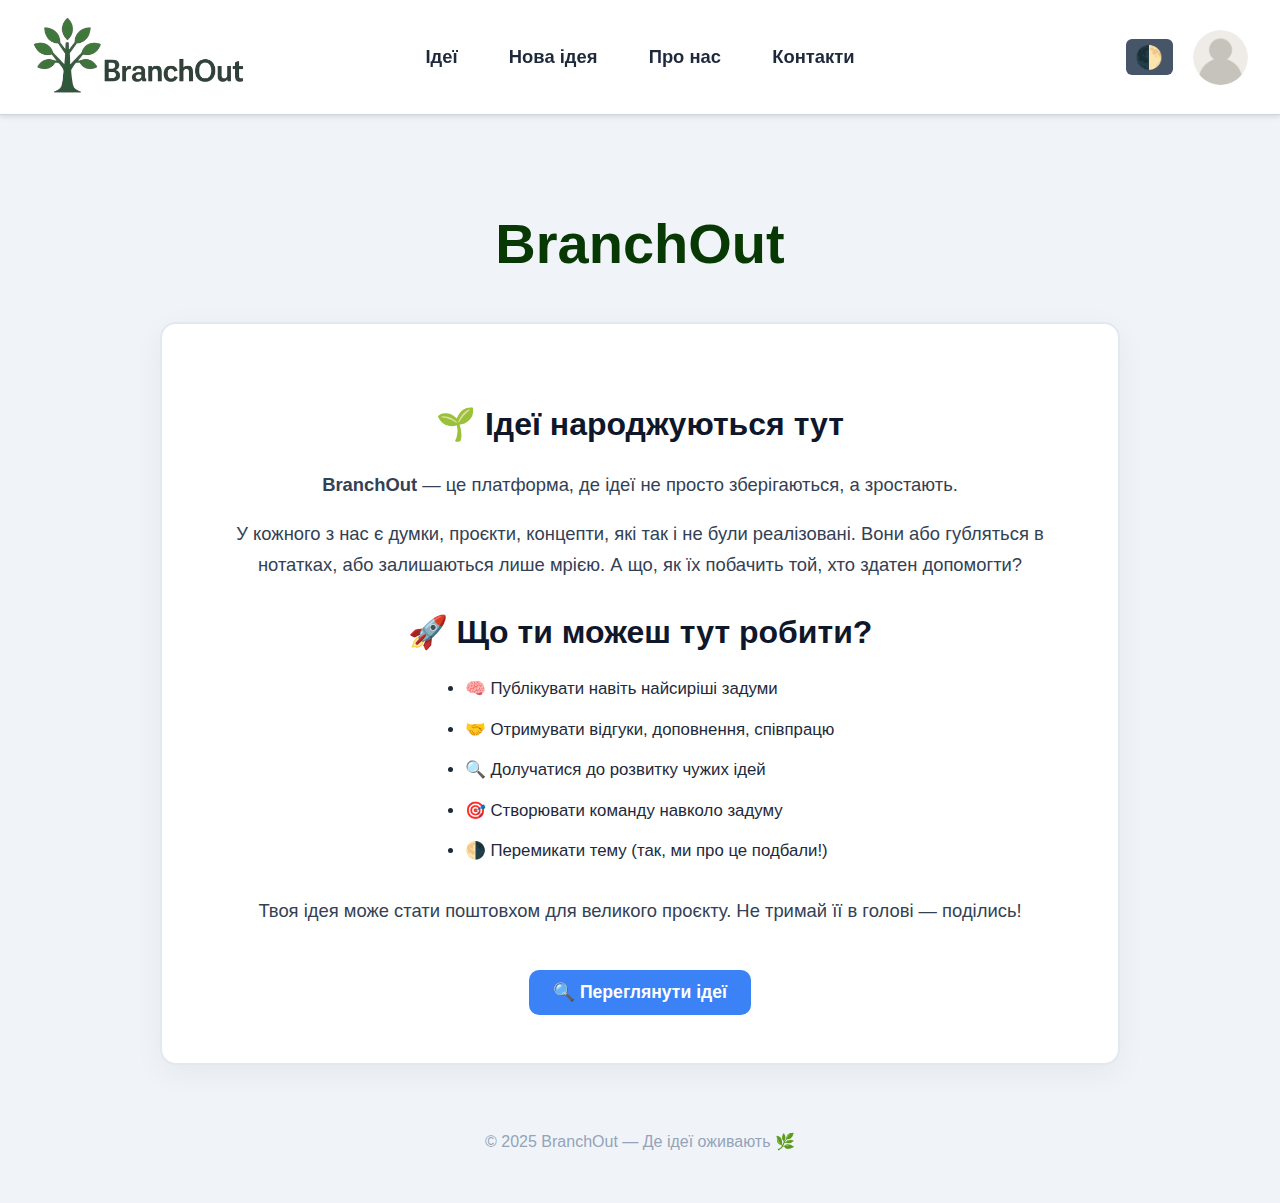
<file: index.html>
<!DOCTYPE html>
<html lang="uk">

<head>
  <meta charset="UTF-8" />
  <title>BranchOut — Зрощуй ідеї разом</title>
  <meta name="viewport" content="width=device-width, initial-scale=1.0" />
  <link rel="stylesheet" href="./header.css">
  <style>
    * {
      box-sizing: border-box;
    }

    body {
      font-family: 'Segoe UI', Tahoma, Geneva, Verdana, sans-serif;
      background: #f0f4f8;
      color: #1e293b;
      margin: 0;
      padding: 6rem 1.5rem 3rem;
      transition: background-color 0.5s ease, color 0.5s ease;
      font-size: 18px;
      line-height: 1.65;
    }

    body.dark {
      background: #0f172a;
      color: #f1f5f9;
    }

    h1 {
      font-size: 3.5rem;
      text-align: center;
      font-weight: 800;
      margin-bottom: 1rem;
      color: #083904;
    }

    body.dark h1 {
      color: #60a5fa;
    }

    .main-content {
      max-width: 960px;
      margin: 0 auto;
      padding-top: 4rem;
    }

    .about-box {
      background: #ffffff;
      border: 2px solid #e2e8f0;
      border-radius: 16px;
      padding: 3rem 2.5rem;
      margin-top: 2rem;
      box-shadow: 0 8px 30px rgba(0, 0, 0, 0.05);
      text-align: center;
      transition: all 0.4s ease;
    }

    body.dark .about-box {
      background: #1e293b;
      border-color: #334155;
    }

    .about-box h2 {
      font-size: 2rem;
      margin-bottom: 1rem;
      color: #0f172a;
    }

    body.dark .about-box h2 {
      color: #e0f2fe;
    }

    .about-box p {
      font-size: 1.15rem;
      color: #334155;
      margin-bottom: 1.2rem;
    }

    body.dark .about-box p {
      color: #cbd5e1;
    }

    .about-box ul {
      padding-left: 1.2rem;
      text-align: left;
      display: inline-block;
      margin: 0 auto;
    }

    .about-box ul li {
      margin-bottom: 0.8rem;
      font-size: 1.05rem;
      color: #1e293b;
    }

    body.dark .about-box ul li {
      color: #f1f5f9;
    }

    button {
      background-color: #3b82f6;
      color: white;
      border: none;
      padding: 0.75rem 1.5rem;
      border-radius: 10px;
      font-size: 1.1rem;
      font-weight: 600;
      cursor: pointer;
      margin-top: 1.5rem;
      transition: background-color 0.3s ease;
    }

    button:hover {
      background-color: #2563eb;
    }

    .footer {
      text-align: center;
      color: #94a3b8;
      font-size: 1rem;
      margin-top: 4rem;
    }

    body.dark .footer {
      color: #64748b;
    }
  </style>
</head>

<body>
  <header>
    <div class="logo-container">
      <div class="min-div">
        <a href="index.html"><img src="img/IMG_3148-removebg-preview.png" alt="Логотип" /></a>
      </div>
      <nav class="nav-links">
        <a href="ideas.html">Ідеї</a>
        <a href="create.html">Нова ідея</a>
        <a href="about.html">Про нас</a>
        <a href="contacts.html">Контакти</a>
      </nav>
      <div class="min-div">
        <button class="theme-toggle" onclick="toggleTheme()">🌓</button>
        <a href="./login.html" class="profile-icon" title="Профіль" aria-label="Профіль">
          <img src="img/user.png" alt="Профіль">
        </a>
      </div>
      <div class="header__mobile-nav">
        <div class="burger">
          <figure></figure>
          <figure></figure>
          <figure></figure>
        </div>
      </div>
    </div>
  </header>

  <div class="mobile-menu">
    <a href="ideas.html">Ідеї</a>
    <a href="create.html">Нова ідея</a>
    <a href="about.html">Про нас</a>
    <a href="contacts.html">Контакти</a>
    <div class="mobile-menu-controls">
      <a href="./login.html" class="profile-icon">
        <img src="img/user.png" alt="Профіль">
      </a>
    </div>
  </div>

  <div class="main-content">
    <h1>BranchOut</h1>
    <div class="about-box">
      <h2>🌱 Ідеї народжуються тут</h2>
      <p><strong>BranchOut</strong> — це платформа, де ідеї не просто зберігаються, а зростають.</p>
      <p>У кожного з нас є думки, проєкти, концепти, які так і не були реалізовані. Вони або губляться в нотатках, або залишаються лише мрією. А що, як їх побачить той, хто здатен допомогти?</p>
      
      <h2>🚀 Що ти можеш тут робити?</h2>
      <ul>
        <li>🧠 Публікувати навіть найсиріші задуми</li>
        <li>🤝 Отримувати відгуки, доповнення, співпрацю</li>
        <li>🔍 Долучатися до розвитку чужих ідей</li>
        <li>🎯 Створювати команду навколо задуму</li>
        <li>🌗 Перемикати тему (так, ми про це подбали!)</li>
      </ul>

      <p>Твоя ідея може стати поштовхом для великого проєкту. Не тримай її в голові — поділись!</p>

      <a href="ideas.html"><button>🔍 Переглянути ідеї</button></a>
    </div>
  </div>

  <div class="footer">© 2025 BranchOut — Де ідеї оживають 🌿</div>

  <script>
    function toggleTheme() {
      document.body.classList.toggle("dark");
      localStorage.setItem("theme", document.body.classList.contains("dark") ? "dark" : "light");
    }

    window.onload = () => {
      const theme = localStorage.getItem("theme");
      if (theme === "dark") document.body.classList.add("dark");
    };

    const burger = document.querySelector('.header__mobile-nav');
    const mobileMenu = document.querySelector('.mobile-menu');

    burger.addEventListener('click', () => {
      burger.classList.toggle('active');
      mobileMenu.classList.toggle('active');
    });
  </script>
</body>

</html>
</file>
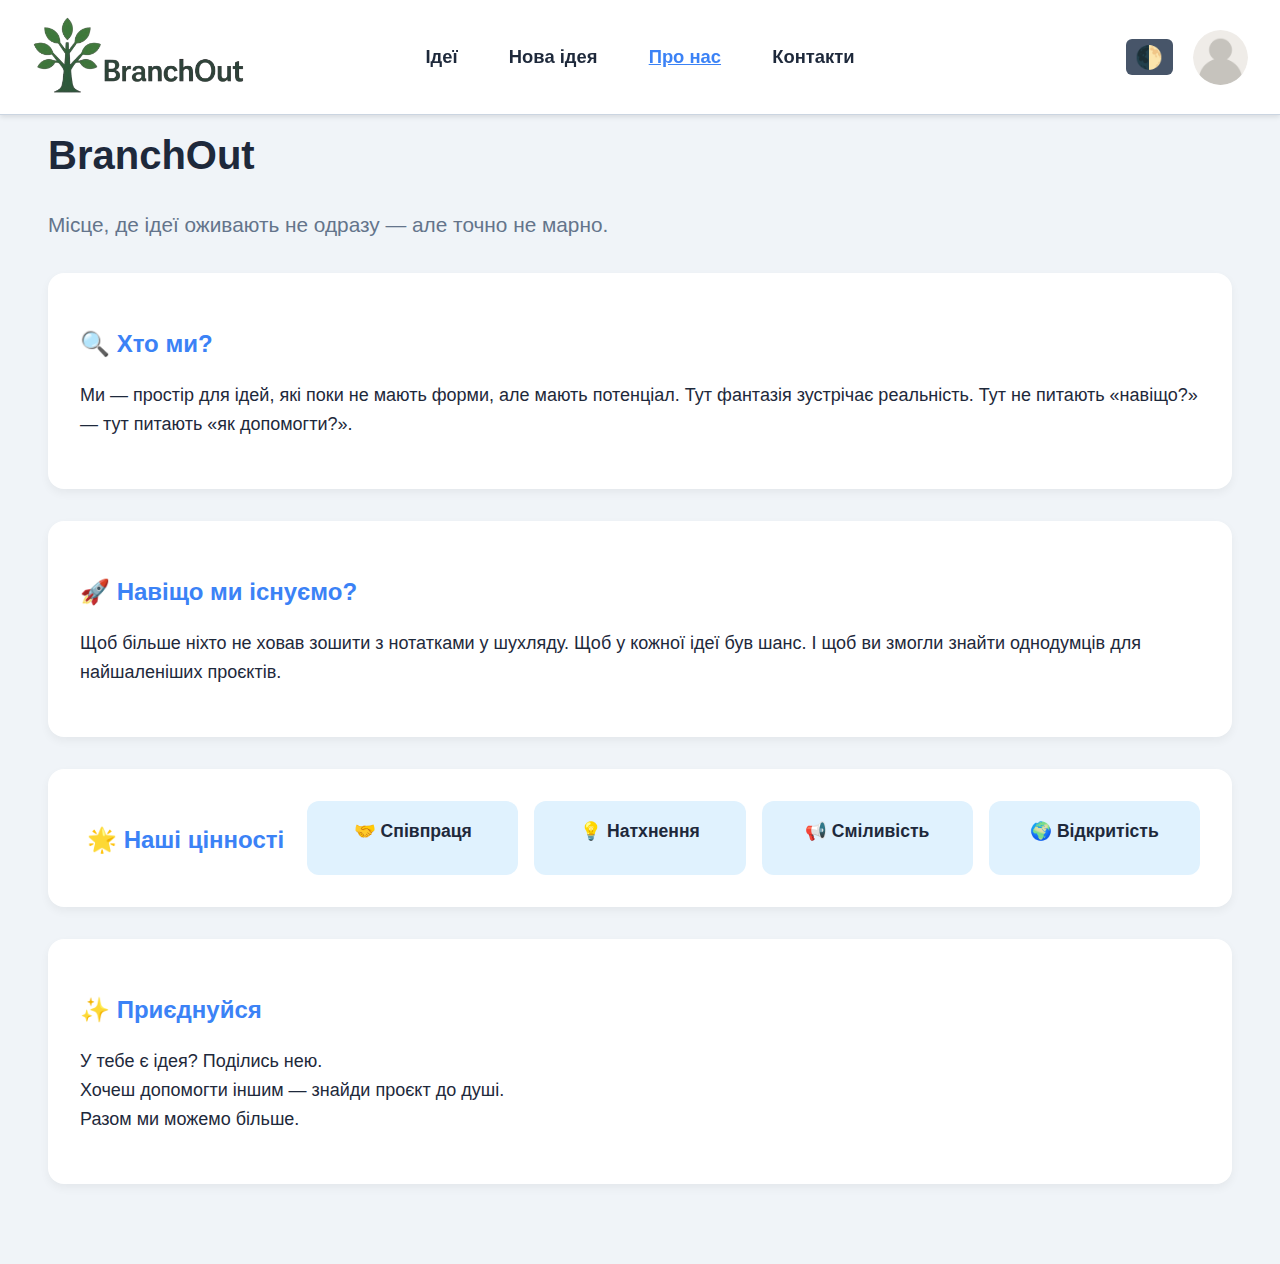
<file: about.html>
<!DOCTYPE html>
<html lang="en">

<head>
  <meta charset="UTF-8">
  <meta name="viewport" content="width=device-width, initial-scale=1.0">
  <link rel="stylesheet" href="./header.css">
  <title>Document</title>
</head>
<style>
  .about-title {
  font-size: 2.5rem;
  font-weight: 700;
  margin-bottom: 0.5rem;
}

.about-tagline {
  font-size: 1.3rem;
  color: #64748b;
  margin-bottom: 2rem;
}

.about-section {
  background-color: #ffffff;
  padding: 2rem;
  border-radius: 16px;
  margin-bottom: 2rem;
  box-shadow: 0 4px 10px rgba(0, 0, 0, 0.05);
  text-align: left;
  transition: background-color 0.5s ease, color 0.5s ease;
}

body.dark .about-section {
  background-color: #1e293b;
  color: #f1f5f9;
}

.about-section h2 {
  font-size: 1.5rem;
  margin-bottom: 1rem;
  color: #3b82f6;
}

body.dark .about-section h2 {
  color: #60a5fa;
}

.grid-values {
  display: grid;
  grid-template-columns: repeat(auto-fit, minmax(140px, 1fr));
  gap: 1rem;
  text-align: center;
}

.value-card {
  background-color: #e0f2fe;
  padding: 1rem;
  border-radius: 12px;
  font-weight: 600;
  font-size: 1.1rem;
  transition: background-color 0.3s ease;
}

.value-card:hover {
  background-color: #bae6fd;
}

body.dark .value-card {
  background-color: #334155;
}

body.dark .value-card:hover {
  background-color: #475569;
}

</style>
<body>
  <!-- Хедер -->
  <header>
    <div class="logo-container">
      <div class="min-div">
        <a href="index.html"><img src="img/IMG_3148-removebg-preview.png" alt="Логотип" /></a>
      </div>
      <nav class="nav-links">
        <a href="ideas.html">Ідеї</a>
        <a href="create.html" >Нова ідея</a>
        <a href="about.html" class="activ">Про нас</a>
        <a href="contacts.html">Контакти</a>
      </nav>
      <div class="min-div">
        <button class="theme-toggle" onclick="toggleTheme()">🌓</button>
        <a href="./login.html" class="profile-icon" title="Профіль" aria-label="Профіль">
          <img src="img/user.png" alt="">
        </a>
      </div>
    </div>
  </header>
  <main>
  <div class="main-content">
    <h1 class="about-title">BranchOut</h1>
    <p class="about-tagline">Місце, де ідеї оживають не одразу — але точно не марно.</p>

    <section class="about-section">
      <h2>🔍 Хто ми?</h2>
      <p>
        Ми — простір для ідей, які поки не мають форми, але мають потенціал. Тут фантазія зустрічає реальність. Тут не питають «навіщо?» —
        тут питають «як допомогти?».
      </p>
    </section>

    <section class="about-section">
      <h2>🚀 Навіщо ми існуємо?</h2>
      <p>
        Щоб більше ніхто не ховав зошити з нотатками у шухляду. Щоб у кожної ідеї був шанс. І щоб ви змогли знайти однодумців
        для найшаленіших проєктів.
      </p>
    </section>

    <section class="about-section grid-values">
      <h2>🌟 Наші цінності</h2>
      <div class="value-card">🤝 Співпраця</div>
      <div class="value-card">💡 Натхнення</div>
      <div class="value-card">📢 Сміливість</div>
      <div class="value-card">🌍 Відкритість</div>
    </section>

    <section class="about-section">
      <h2>✨ Приєднуйся</h2>
      <p>
        У тебе є ідея? Поділись нею.<br>
        Хочеш допомогти іншим — знайди проєкт до душі.<br>
        Разом ми можемо більше.
      </p>
    </section>
  </div>
</main>

</body>
<script>
  function toggleTheme() {
      document.body.classList.toggle("dark");
      localStorage.setItem("theme", document.body.classList.contains("dark") ? "dark" : "light");
    }


  let ideaCounter = Number(localStorage.getItem("ideaCounter")) || 3;
  function createIdea() {
    const title = document.getElementById("new-title").value.trim();
    const description = document.getElementById("new-desc").value.trim();
    if (!title || !description) return;

    const ideas = JSON.parse(localStorage.getItem("ideas") || "[]");
    ideaCounter++;
    const newIdea = { id: ideaCounter, title, description };
    ideas.push(newIdea);

    saveIdeas(ideas);
    localStorage.setItem("ideaCounter", ideaCounter.toString());

    document.getElementById("new-title").value = "";
    document.getElementById("new-desc").value = "";

  }

     function saveIdeas(ideas) {
      localStorage.setItem("ideas", JSON.stringify(ideas));
    }
         window.onload = () => {
      const theme = localStorage.getItem("theme");
      if (theme === "dark") {
        document.body.classList.add("dark");
      }
    };
</script>
</html>
</file>
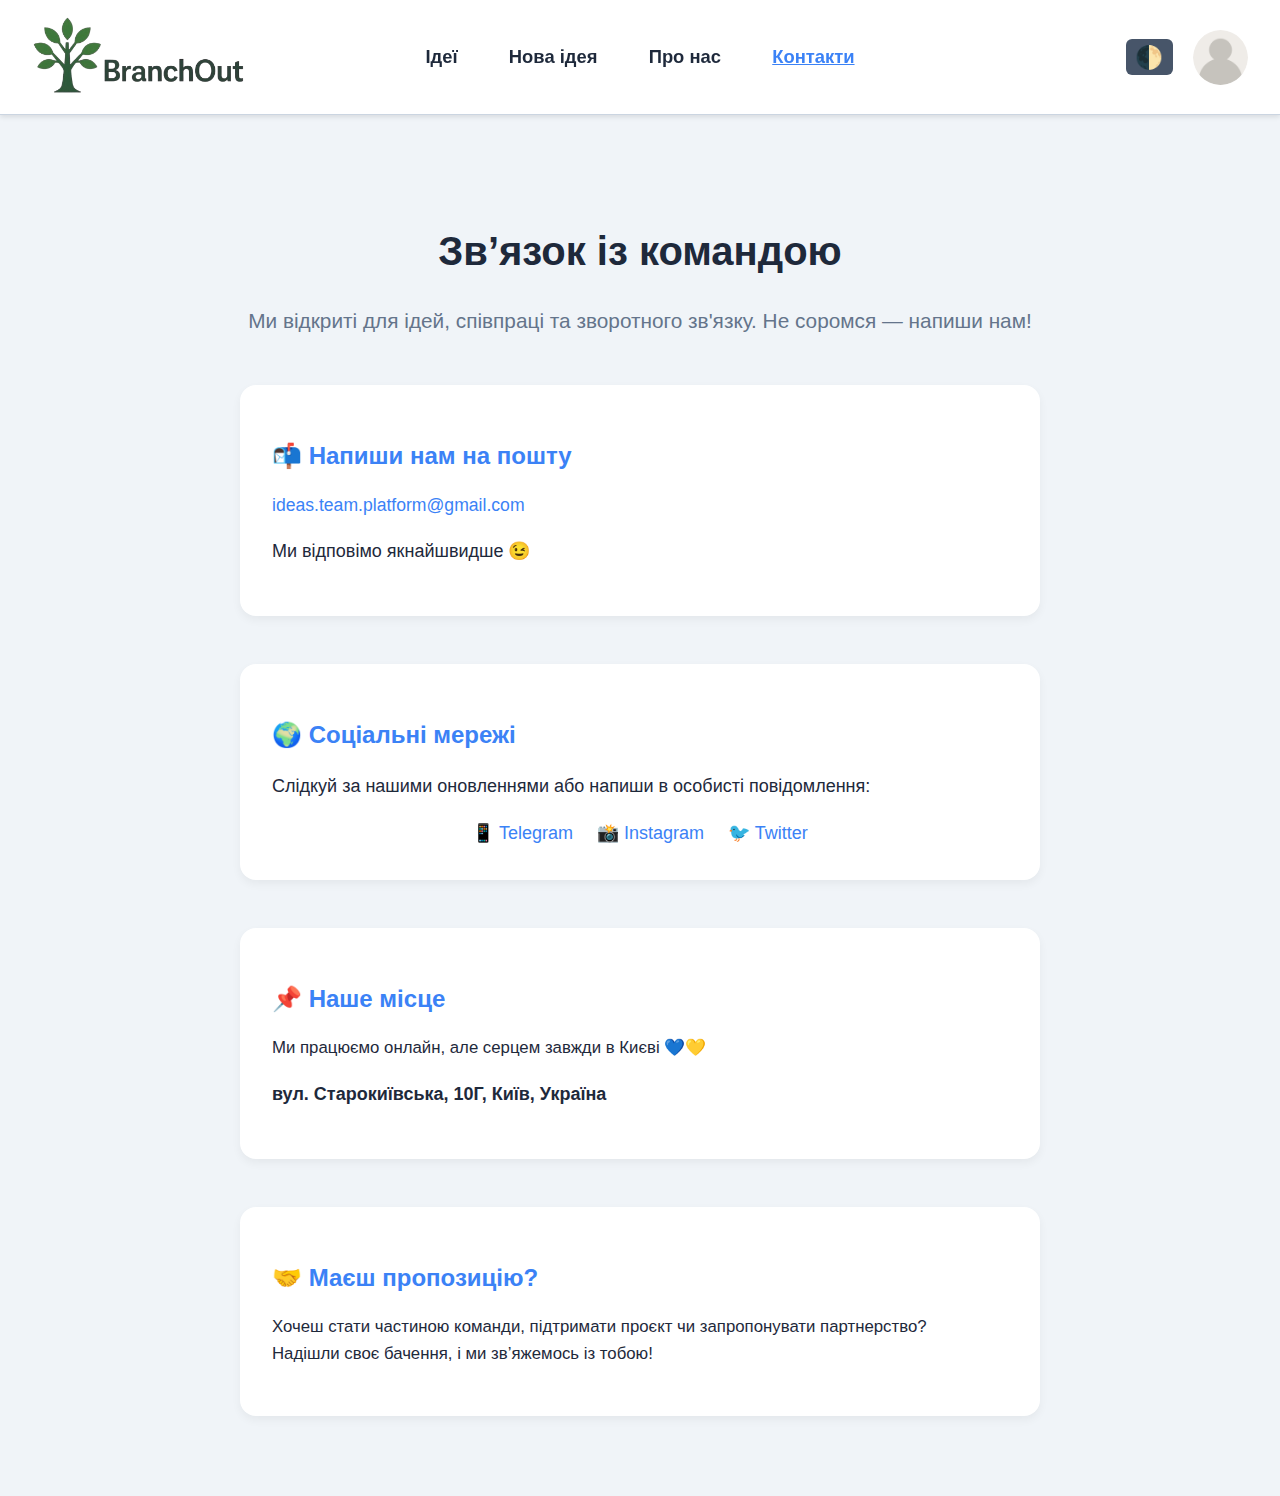
<file: contacts.html>
<!DOCTYPE html>
<html lang="en">

<head>
  <meta charset="UTF-8">
  <meta name="viewport" content="width=device-width, initial-scale=1.0">
  <link rel="stylesheet" href="./header.css">
  <title>Document</title>
</head>
<style>
  .about-title {
  font-size: 2.5rem;
  font-weight: 700;
  margin-bottom: 0.5rem;
}

.about-tagline {
  font-size: 1.3rem;
  color: #64748b;
  margin-bottom: 2rem;
}

.about-section {
  background-color: #ffffff;
  padding: 2rem;
  border-radius: 16px;
  margin-bottom: 2rem;
  box-shadow: 0 4px 10px rgba(0, 0, 0, 0.05);
  text-align: left;
  transition: background-color 0.5s ease, color 0.5s ease;
}

body.dark .about-section {
  background-color: #1e293b;
  color: #f1f5f9;
}

.about-section h2 {
  font-size: 1.5rem;
  margin-bottom: 1rem;
  color: #3b82f6;
}

body.dark .about-section h2 {
  color: #60a5fa;
}

.grid-values {
  display: grid;
  grid-template-columns: repeat(auto-fit, minmax(140px, 1fr));
  gap: 1rem;
  text-align: center;
}

.value-card {
  background-color: #e0f2fe;
  padding: 1rem;
  border-radius: 12px;
  font-weight: 600;
  font-size: 1.1rem;
  transition: background-color 0.3s ease;
}

.value-card:hover {
  background-color: #bae6fd;
}

body.dark .value-card {
  background-color: #334155;
}

body.dark .value-card:hover {
  background-color: #475569;
}

</style>
<body>
  <!-- Хедер -->
  <header>
    <div class="logo-container">
      <div class="min-div">
        <a href="index.html"><img src="img/IMG_3148-removebg-preview.png" alt="Логотип" /></a>
      </div>
      <nav class="nav-links">
        <a href="ideas.html">Ідеї</a>
        <a href="create.html" >Нова ідея</a>
        <a href="about.html">Про нас</a>
        <a href="contacts.html" class="activ">Контакти</a>
      </nav>
      <div class="min-div">
        <button class="theme-toggle" onclick="toggleTheme()">🌓</button>
        <a href="./login.html" class="profile-icon" title="Профіль" aria-label="Профіль">
          <img src="img/user.png" alt="">
        </a>
      </div>
    </div>
  </header>

  <main>
  <div class="main-content" style="max-width: 800px; margin: 0 auto; padding-top: 6rem; text-align: center;">
    <h1 class="about-title">Зв’язок із командою</h1>
    <p class="about-tagline">Ми відкриті для ідей, співпраці та зворотного зв'язку. Не соромся — напиши нам!</p>

    <section class="about-section" style="margin-top: 3rem;">
      <h2 style="font-size: 1.5rem;">📬 Напиши нам на пошту</h2>
      <p style="font-size: 1.1rem; margin-top: 0.5rem;">
        <a href="mailto:ideas.team.platform@gmail.com" style="color: #3b82f6; text-decoration: none;">
          ideas.team.platform@gmail.com
        </a>
      </p>
      <p>Ми відповімо якнайшвидше 😉</p>
    </section>

    <section class="about-section" style="margin-top: 3rem;">
      <h2 style="font-size: 1.5rem;">🌍 Соціальні мережі</h2>
      <p>Слідкуй за нашими оновленнями або напиши в особисті повідомлення:</p>
      <div style="margin-top: 1rem; display: flex; justify-content: center; gap: 1.5rem; flex-wrap: wrap;">
        <a href="#" style="color: #3b82f6; text-decoration: none;">📱 Telegram</a>
        <a href="#" style="color: #3b82f6; text-decoration: none;">📸 Instagram</a>
        <a href="#" style="color: #3b82f6; text-decoration: none;">🐦 Twitter</a>
      </div>
    </section>

    <section class="about-section" style="margin-top: 3rem;">
      <h2 style="font-size: 1.5rem;">📌 Наше місце</h2>
      <p style="font-size: 1.05rem;">Ми працюємо онлайн, але серцем завжди в Києві 💙💛</p>
      <p style="font-weight: 600;">вул. Старокиївська, 10Г, Київ, Україна</p>
    </section>

    <section class="about-section" style="margin-top: 3rem;">
      <h2 style="font-size: 1.5rem;">🤝 Маєш пропозицію?</h2>
      <p style="font-size: 1.05rem;">
        Хочеш стати частиною команди, підтримати проєкт чи запропонувати партнерство? <br />
        Надішли своє бачення, і ми зв’яжемось із тобою!
      </p>
    </section>
  </div>
</main>


</body>
<script>
  function toggleTheme() {
      document.body.classList.toggle("dark");
      localStorage.setItem("theme", document.body.classList.contains("dark") ? "dark" : "light");
    }


  let ideaCounter = Number(localStorage.getItem("ideaCounter")) || 3;
  function createIdea() {
    const title = document.getElementById("new-title").value.trim();
    const description = document.getElementById("new-desc").value.trim();
    if (!title || !description) return;

    const ideas = JSON.parse(localStorage.getItem("ideas") || "[]");
    ideaCounter++;
    const newIdea = { id: ideaCounter, title, description };
    ideas.push(newIdea);

    saveIdeas(ideas);
    localStorage.setItem("ideaCounter", ideaCounter.toString());

    document.getElementById("new-title").value = "";
    document.getElementById("new-desc").value = "";

  }

     function saveIdeas(ideas) {
      localStorage.setItem("ideas", JSON.stringify(ideas));
    }
        window.onload = () => {
      const theme = localStorage.getItem("theme");
      if (theme === "dark") {
        document.body.classList.add("dark");
      }
    };
</script>
</html>
</file>
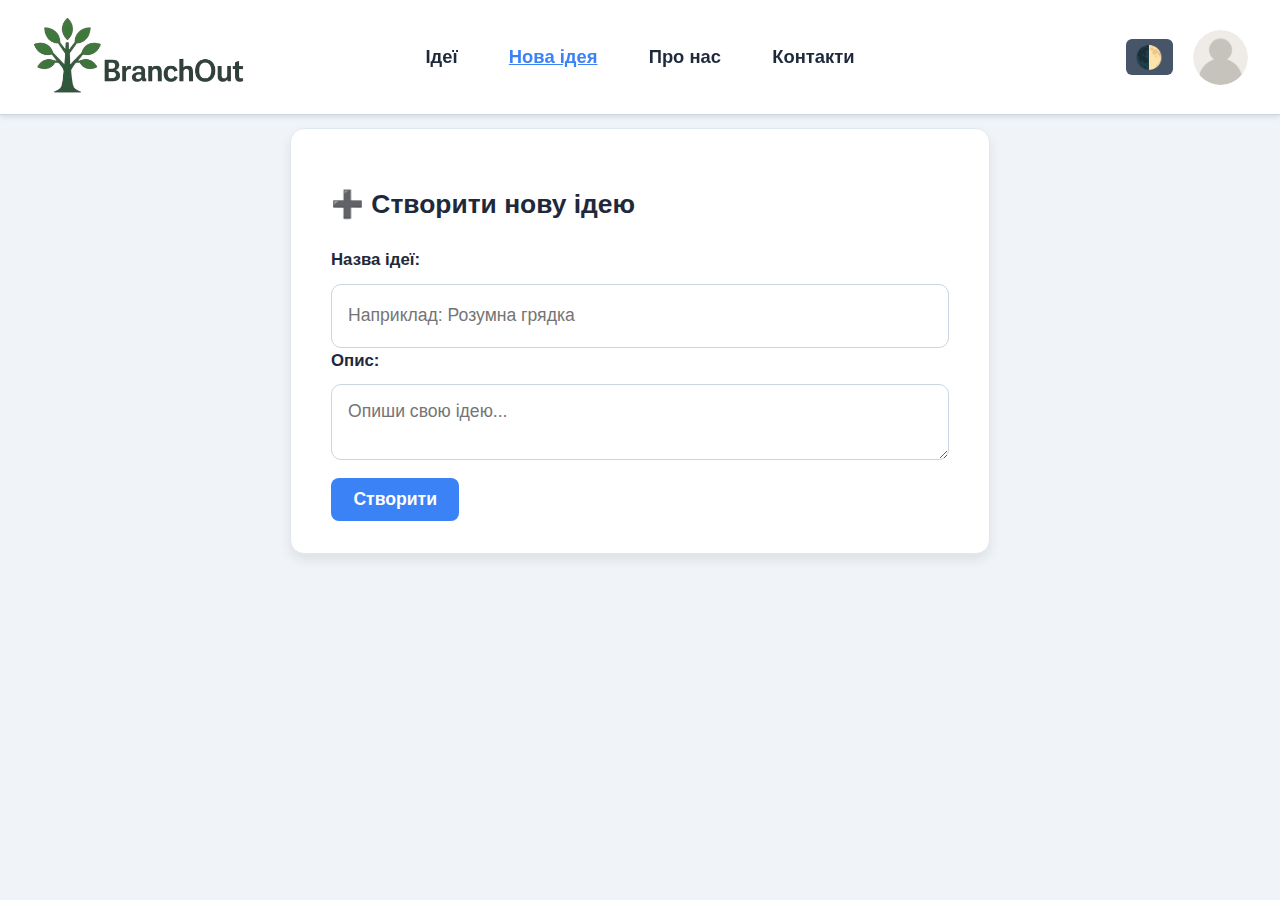
<file: create.html>
<!DOCTYPE html>
<html lang="en">

<head>
  <meta charset="UTF-8">
  <meta name="viewport" content="width=device-width, initial-scale=1.0">
  <link rel="stylesheet" href="./header.css">
  <title>Document</title>
</head>
<style>
  .new-idea-form {
    background-color: #ffffff;
    border-radius: 14px;
    padding: 2rem 2.5rem;
    margin: 2rem auto;
    max-width: 700px;
    box-shadow: 0 6px 12px rgba(0, 0, 0, 0.08);
    border: 1.5px solid #e2e8f0;
    color: #1e293b;
    transition: background-color 0.5s ease, color 0.5s ease, border-color 0.5s ease;
    font-size: 1.1rem;
  }

  body.dark .idea,
  body.dark .new-idea-form {
    background-color: #1e293b;
    border-color: #334155;
    color: #e2e8f0;
  }

  label {
    font-size: 1.05rem;
    font-weight: 700;
    display: block;
    margin-bottom: 0.6rem;
  }

  textarea,
  input[type="text"] {
    width: 100%;
    padding: 1rem;
    border: 1.5px solid #cbd5e1;
    border-radius: 10px;
    font-size: 1.1rem;
    font-family: inherit;
    background-color: #fff;
    color: #1e293b;
    min-height: 4rem;
    resize: vertical;
    transition: background-color 0.5s ease, border-color 0.5s ease, color 0.5s ease;
  }

  body.dark textarea,
  body.dark input[type="text"] {
    background-color: #334155;
    border-color: #475569;
    color: #f1f5f9;
  }

  textarea:focus,
  input[type="text"]:focus {
    outline: none;
    border-color: #3b82f6;
    box-shadow: 0 0 0 3px rgba(59, 130, 246, 0.35);
  }

  button {
    background-color: #3b82f6;
    color: white;
    border: none;
    padding: 0.7rem 1.4rem;
    margin-top: 0.6rem;
    border-radius: 8px;
    cursor: pointer;
    font-size: 1.1rem;
    font-weight: 600;
    transition: background-color 0.3s ease;
  }
</style>

<body>
  <!-- Хедер -->
   <header>
    <div class="logo-container">
      <div class="min-div">
        <a href="index.html"><img src="img/IMG_3148-removebg-preview.png" alt="Логотип" /></a>
      </div>
      <nav class="nav-links">
        <a href="ideas.html">Ідеї</a>
        <a href="create.html" class="activ">Нова ідея</a>
        <a href="about.html">Про нас</a>
        <a href="contacts.html">Контакти</a>
      </nav>
      <div class="min-div">
        <button class="theme-toggle" onclick="toggleTheme()">🌓</button>
        <a href="./login.html" class="profile-icon" title="Профіль" aria-label="Профіль">
          <img src="img/user.png" alt="">
        </a>
      </div>
    </div>
  </header>

  <div class="new-idea-form">
    <h2>➕ Створити нову ідею</h2>
    <label for="new-title">Назва ідеї:</label>
    <input type="text" id="new-title" placeholder="Наприклад: Розумна грядка" />
    <label for="new-desc">Опис:</label>
    <textarea id="new-desc" placeholder="Опиши свою ідею..."></textarea>
    <button onclick="createIdea()">Створити</button>
  </div>
  <main>

    
  </main>
</body>
<script>
  function toggleTheme() {
      document.body.classList.toggle("dark");
      localStorage.setItem("theme", document.body.classList.contains("dark") ? "dark" : "light");
    }


  let ideaCounter = Number(localStorage.getItem("ideaCounter")) || 3;
  function createIdea() {
    const title = document.getElementById("new-title").value.trim();
    const description = document.getElementById("new-desc").value.trim();
    if (!title || !description) return;

    const ideas = JSON.parse(localStorage.getItem("ideas") || "[]");
    ideaCounter++;
    const newIdea = { id: ideaCounter, title, description };
    ideas.push(newIdea);

    saveIdeas(ideas);
    localStorage.setItem("ideaCounter", ideaCounter.toString());

    document.getElementById("new-title").value = "";
    document.getElementById("new-desc").value = "";

  }

     function saveIdeas(ideas) {
    localStorage.setItem("ideas", JSON.stringify(ideas)); 
    }     
    
    window.onload = () => {
      const theme = localStorage.getItem("theme");
      if (theme === "dark") {
        document.body.classList.add("dark");
      }
    };
</script>


</html>
</file>
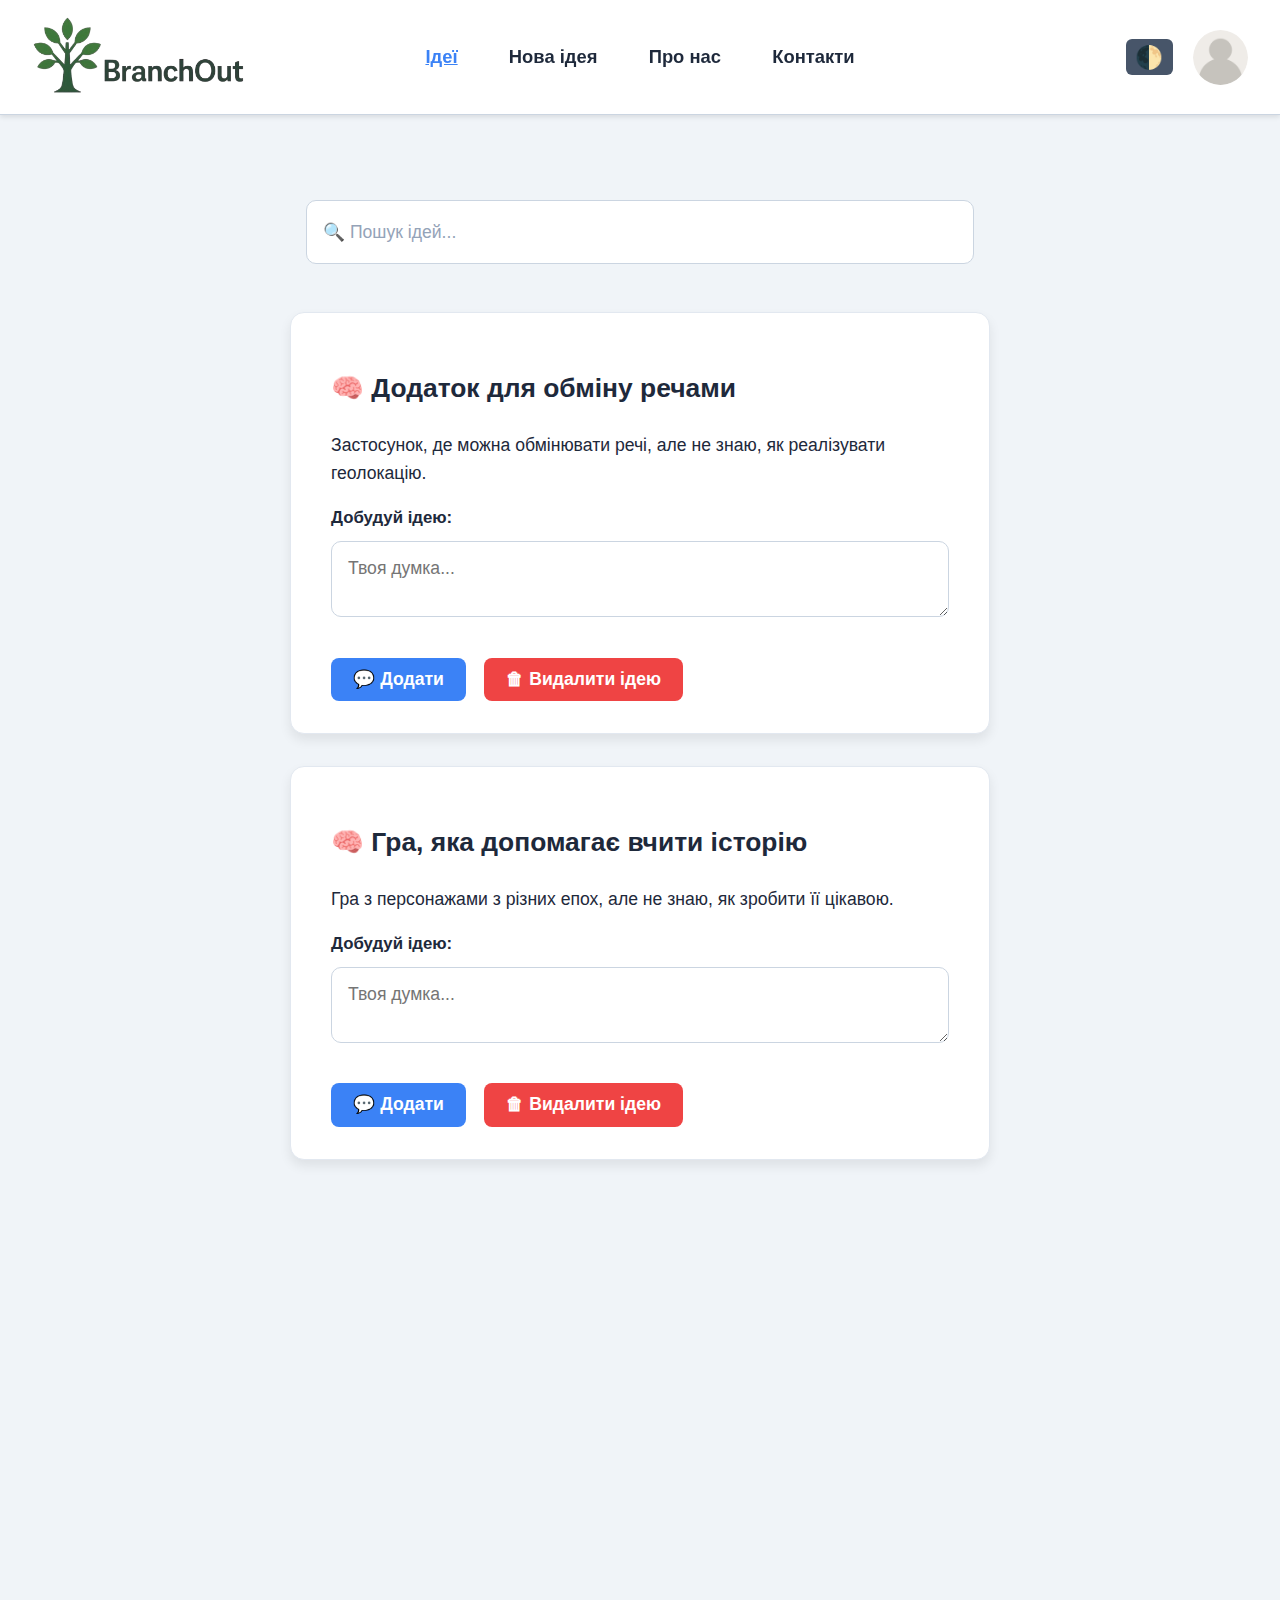
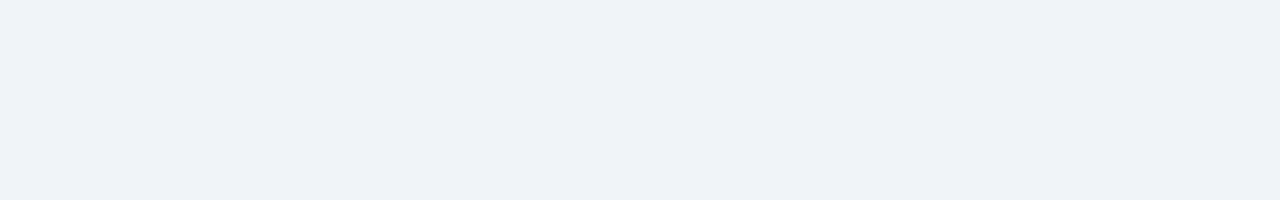
<file: ideas.html>
<!DOCTYPE html>
<html lang="uk">

<head>
  <meta charset="UTF-8" />
  <title>Книга незавершених ідей</title>
  <meta name="viewport" content="width=device-width, initial-scale=1.0" />
  <link rel="stylesheet" href="./header.css">
  <style>
    * {
      box-sizing: border-box;
    }

    body {
      font-family: 'Segoe UI', Tahoma, Geneva, Verdana, sans-serif;
      background: #f0f4f8;
      color: #1e293b;
      margin: 0;
      padding: 6rem 3rem 3rem 3rem;
      transition: background-color 0.5s ease, color 0.5s ease;
      font-size: 18px;
      /* збільшений базовий шрифт */
      line-height: 1.6;
    }

    body.dark {
      background: #0f172a;
      color: #f1f5f9;
    }

    .main-nav {
      position: fixed;
      top: 5.2rem;
      left: 0;
      width: 100%;
      background: #ffffff;
      border-bottom: 1px solid #cbd5e1;
      z-index: 999;
      padding: 0.8rem 2rem;
    }

    .main-nav ul {
      list-style: none;
      margin: 0;
      padding: 0;
      display: flex;
      flex-wrap: wrap;
      gap: 1.5rem;
    }

    .main-nav a {
      text-decoration: none;
      color: #1e293b;
      font-weight: 600;
      font-size: 1.15rem;
      /* збільшений шрифт меню */
      transition: color 0.3s ease;
    }

    .main-nav a:hover {
      color: #3b82f6;
    }

    body.dark .main-nav {
      background: #0f172a;
      border-color: #475569;
    }

    body.dark .main-nav a {
      color: #f1f5f9;
    }

    

    .search-container {
      max-width: 700px;
      margin: 6.5rem auto 3rem auto;
      background: transparent;
      padding: 0 1rem;
    }

    .search-input {
      width: 100%;
      padding: 1rem 1.2rem;
      font-size: 1.2rem;
      /* збільшений шрифт */
      border-radius: 10px;
      border: 1.5px solid #cbd5e1;
      font-family: inherit;
      transition: background-color 0.5s ease, border-color 0.5s ease, color 0.5s ease;
    }

    body.dark .search-input {
      background-color: #334155;
      border-color: #475569;
      color: #f1f5f9;
    }

    .search-input::placeholder {
      color: #94a3b8;
      transition: color 0.5s ease;
    }

    body.dark .search-input::placeholder {
      color: #64748b;
    }

    .idea,
    .new-idea-form {
      background-color: #ffffff;
      border-radius: 14px;
      padding: 2rem 2.5rem;
      margin: 2rem auto;
      max-width: 700px;
      box-shadow: 0 6px 12px rgba(0, 0, 0, 0.08);
      border: 1.5px solid #e2e8f0;
      color: #1e293b;
      transition: background-color 0.5s ease, color 0.5s ease, border-color 0.5s ease;
      font-size: 1.1rem;
    }

    body.dark .idea,
    body.dark .new-idea-form {
      background-color: #1e293b;
      border-color: #334155;
      color: #e2e8f0;
    }

    label {
      font-size: 1.05rem;
      font-weight: 700;
      display: block;
      margin-bottom: 0.6rem;
    }

    textarea,
    input[type="text"] {
      width: 100%;
      padding: 1rem;
      border: 1.5px solid #cbd5e1;
      border-radius: 10px;
      font-size: 1.1rem;
      font-family: inherit;
      background-color: #fff;
      color: #1e293b;
      min-height: 4rem;
      resize: vertical;
      transition: background-color 0.5s ease, border-color 0.5s ease, color 0.5s ease;
    }

    body.dark textarea,
    body.dark input[type="text"] {
      background-color: #334155;
      border-color: #475569;
      color: #f1f5f9;
    }

    textarea:focus,
    input[type="text"]:focus {
      outline: none;
      border-color: #3b82f6;
      box-shadow: 0 0 0 3px rgba(59, 130, 246, 0.35);
    }

    button {
      background-color: #3b82f6;
      color: white;
      border: none;
      padding: 0.7rem 1.4rem;
      margin-top: 0.6rem;
      border-radius: 8px;
      cursor: pointer;
      font-size: 1.1rem;
      font-weight: 600;
      transition: background-color 0.3s ease;
    }

    button:hover {
      background-color: #2563eb;
    }

    .delete-button {
      background-color: #ef4444;
      margin-left: 0.8rem;
    }

    .delete-button:hover {
      background-color: #991b1b;
    }

    .comment {
      background-color: #f8fafc;
      border: 1.5px solid #e2e8f0;
      border-radius: 10px;
      padding: 1rem 1.2rem;
      margin: 0.8rem 0;
      color: #475569;
      font-size: 1rem;
      transition: background-color 0.5s ease, border-color 0.5s ease, color 0.5s ease;
    }

    body.dark .comment {
      background-color: #1e293b;
      border-color: #475569;
      color: #f1f5f9;
    }

    .footer {
      text-align: center;
      font-size: 1rem;
      color: #94a3b8;
      margin-top: 4rem;
      transition: color 0.5s ease;
      padding-bottom: 2rem;
    }

    .idea-actions {
      margin-top: 1.4rem;
    }

    .idea {
      opacity: 0;
      transform: translateY(20px);
      transition: opacity 0.6s ease, transform 0.6s ease, background-color 0.5s ease, color 0.5s ease, border-color 0.5s ease;
    }

    .idea.visible {
      opacity: 1;
      transform: translateY(0);
    }

    .quoted-comment {
      font-style: italic;
      font-size: 1rem;
      color: #64748b;
      margin-bottom: 0.6rem;
      padding-left: 0.6rem;
      border-left: 3px solid #cbd5e1;
      transition: color 0.5s ease, border-left-color 0.5s ease;
    }

    body.dark .quoted-comment {
      color: #94a3b8;
      border-left-color: #475569;
    }



 
  </style>
</head>
  
<body>

    <header>
    <div class="logo-container">
      <div class="min-div">
        <a href="index.html"><img src="img/IMG_3148-removebg-preview.png" alt="Логотип" /></a>
      </div>
      <nav class="nav-links">
        <a href="ideas.html" class="activ">Ідеї</a>
        <a href="create.html">Нова ідея</a>
        <a href="about.html">Про нас</a>
        <a href="contacts.html">Контакти</a>
      </nav>
      <div class="min-div">
        <button class="theme-toggle" onclick="toggleTheme()">🌓</button>
        <a href="./login.html" class="profile-icon" title="Профіль" aria-label="Профіль">
          <img src="img/user.png" alt="">
        </a>
      </div>
    </div>
  </header>


  <div class="search-container">
    <input type="text" id="search-input" class="search-input" placeholder="🔍 Пошук ідей..." oninput="filterIdeas()"
      autocomplete="off" spellcheck="false" />
  </div>

  

  <div id="ideas-container"></div>

  <div class="footer"></div>

  <script>
    let ideaCounter = Number(localStorage.getItem("ideaCounter")) || 3;

    function autoGrow(element) {
      element.style.height = "auto";
      element.style.height = element.scrollHeight + "px";
    }

    document.addEventListener("input", function (event) {
      if (event.target.tagName.toLowerCase() === "textarea") {
        autoGrow(event.target);
      }
    });

    function saveIdeas(ideas) {
      localStorage.setItem("ideas", JSON.stringify(ideas));
    }

    function loadIdeas() {
      const ideas = JSON.parse(localStorage.getItem("ideas") || "[]");
      const container = document.getElementById("ideas-container");
      container.innerHTML = "";

      ideas.forEach(idea => {
        const div = document.createElement("div");
        div.className = "idea";
        div.setAttribute("data-title", idea.title.toLowerCase());
        div.setAttribute("data-desc", idea.description.toLowerCase());
        div.innerHTML = `
          <h2>🧠 ${idea.title}</h2>
          <p>${idea.description}</p>
          <label for="comment-new-${idea.id}">Добудуй ідею:</label>
          <textarea id="comment-new-${idea.id}" placeholder="Твоя думка..."></textarea>
          <div class="idea-actions">
            <button onclick="addComment('${idea.id}')">💬 Додати</button>
            <button class="delete-button" onclick="deleteIdea(${idea.id})">🗑 Видалити ідею</button>
          </div>
          <div id="comments-${idea.id}"></div>
        `;
        container.appendChild(div);
        loadComments(idea.id);
      });

      observeIdeas();
      filterIdeas();
    }

    function createIdea() {
      const title = document.getElementById("new-title").value.trim();
      const description = document.getElementById("new-desc").value.trim();
      if (!title || !description) return;

      const ideas = JSON.parse(localStorage.getItem("ideas") || "[]");
      ideaCounter++;
      const newIdea = { id: ideaCounter, title, description };
      ideas.push(newIdea);

      saveIdeas(ideas);
      localStorage.setItem("ideaCounter", ideaCounter.toString());

      document.getElementById("new-title").value = "";
      document.getElementById("new-desc").value = "";

      loadIdeas();
    }

    function deleteIdea(id) {
      const ideas = JSON.parse(localStorage.getItem("ideas") || "[]");
      const updated = ideas.filter(idea => idea.id !== id);
      saveIdeas(updated);
      localStorage.removeItem("comments-" + id);
      loadIdeas();
    }

    function loadComments(id) {
      const container = document.getElementById("comments-" + id);
      container.innerHTML = "";

      const stored = localStorage.getItem("comments-" + id);
      const comments = stored ? JSON.parse(stored) : [];

      comments.forEach((c, index) => {
        const commentDiv = document.createElement("div");
        commentDiv.className = "comment";
        commentDiv.style.marginLeft = `${c.level * 20}px`;

        const quotedComment = c.quotedText
          ? `<div class="quoted-comment">${c.quotedText}</div>`
          : "";

        commentDiv.innerHTML = `
          ${quotedComment}
          <p>💬 ${c.text}</p>
          <div>
            <textarea id="reply-${id}-${index}" placeholder="Відповідь..."></textarea>
            <button onclick="replyTo('${id}', ${index})">↪ Відповісти</button>
            <button class="delete-button" onclick="deleteComment('${id}', ${index})">🗑 Видалити</button>
          </div>
        `;

        container.appendChild(commentDiv);
      });
    }

    function addComment(id) {
      const input = document.getElementById("comment-new-" + id);
      const text = input.value.trim();
      if (!text) return;

      const stored = localStorage.getItem("comments-" + id);
      const comments = stored ? JSON.parse(stored) : [];
      comments.push({ text, level: 0 });

      localStorage.setItem("comments-" + id, JSON.stringify(comments));
      input.value = "";
      loadComments(id);
    }

    function replyTo(id, index) {
      const replyInput = document.getElementById(`reply-${id}-${index}`);
      const text = replyInput.value.trim();
      if (!text) return;

      const stored = localStorage.getItem("comments-" + id);
      const comments = stored ? JSON.parse(stored) : [];

      const parent = comments[index];
      const newComment = {
        text: text,
        level: parent.level + 1,
        quotedText: parent.text
      };

      comments.splice(index + 1, 0, newComment);
      localStorage.setItem("comments-" + id, JSON.stringify(comments));
      loadComments(id);
    }

    function deleteComment(id, index) {
      const stored = localStorage.getItem("comments-" + id);
      const comments = stored ? JSON.parse(stored) : [];

      const level = comments[index].level;
      let deleteCount = 1;

      for (let i = index + 1; i < comments.length; i++) {
        if (comments[i].level > level) {
          deleteCount++;
        } else {
          break;
        }
      }

      comments.splice(index, deleteCount);
      localStorage.setItem("comments-" + id, JSON.stringify(comments));
      loadComments(id);
    }

    function toggleTheme() {
      document.body.classList.toggle("dark");
      localStorage.setItem("theme", document.body.classList.contains("dark") ? "dark" : "light");
    }

    function observeIdeas() {
      const observer = new IntersectionObserver(entries => {
        entries.forEach(entry => {
          if (entry.isIntersecting) {
            entry.target.classList.remove("visible");
            void entry.target.offsetWidth;
            entry.target.classList.add("visible");
          } else {
            entry.target.classList.remove("visible");
          }
        });
      }, { threshold: 0.1 });

      document.querySelectorAll('.idea').forEach(idea => observer.observe(idea));
    }

    function filterIdeas() {
      const query = document.getElementById("search-input").value.toLowerCase();
      document.querySelectorAll(".idea").forEach(idea => {
        const title = idea.getAttribute("data-title");
        const desc = idea.getAttribute("data-desc");
        if (title.includes(query) || desc.includes(query)) {
          idea.style.display = "";
        } else {
          idea.style.display = "none";
        }
      });
    }

    window.onload = () => {
      if (!localStorage.getItem("ideas")) {
        const defaultIdeas = [
          {
            id: 1,
            title: "Додаток для обміну речами",
            description: "Застосунок, де можна обмінювати речі, але не знаю, як реалізувати геолокацію."
          },
          {
            id: 2,
            title: "Гра, яка допомагає вчити історію",
            description: "Гра з персонажами з різних епох, але не знаю, як зробити її цікавою."
          },
          {
            id: 3,
            title: "Інтерактивна мапа можливостей для молоді",
            description: "Мапа, де видно всі гранти, події, хакатони — але не знаю, як їх оновлювати."
          }
        ];
        localStorage.setItem("ideas", JSON.stringify(defaultIdeas));
        localStorage.setItem("ideaCounter", "3");
      }

      const theme = localStorage.getItem("theme");
      if (theme === "dark") {
        document.body.classList.add("dark");
      }

      loadIdeas();
    };
  </script>

</body>

</html>
</file>
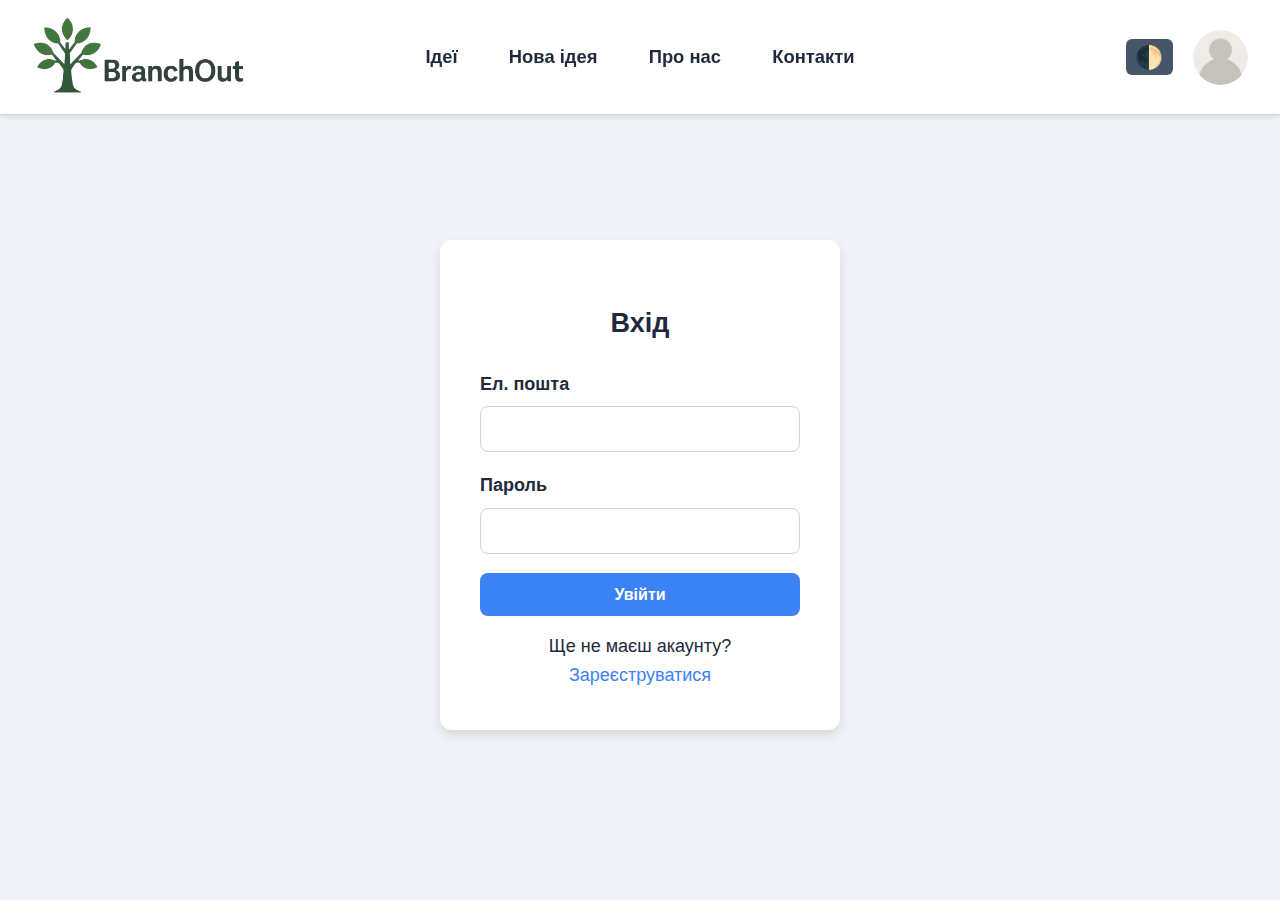
<file: login.html>
<!DOCTYPE html>
<html lang="uk">
<head>
  <meta charset="UTF-8" />
  <title>Вхід — Книга незавершених ідей</title>
  <meta name="viewport" content="width=device-width, initial-scale=1.0" />
  <link rel="stylesheet" href="./header.css" />
  <style>
  * {
      box-sizing: border-box;
    }

    body {
      font-family: 'Segoe UI', Tahoma, Geneva, Verdana, sans-serif;
      background: #f0f4f8;
      color: #1e293b;
      margin: 0;
      padding: 6rem 3rem 3rem 3rem;
      transition: background-color 0.5s ease, color 0.5s ease;
      font-size: 18px;
      /* збільшений базовий шрифт */
      line-height: 1.6;
    }

    body.dark {
      background: #0f172a;
      color: #f1f5f9;
    }

    /* Основна частина */
    .auth-box {
      background: #ffffff;
      max-width: 400px;
      margin: 9rem auto 3rem;
      padding: 2.5rem;
      border-radius: 12px;
      box-shadow: 0 6px 12px rgba(0, 0, 0, 0.1);
      transition: background-color 0.5s ease, color 0.5s ease;
    }

    body.dark .auth-box {
      background-color: #1e293b;
      color: #f1f5f9;
    }

    h2 {
      text-align: center;
      margin-bottom: 1.5rem;
    }

    label {
      display: block;
      margin-bottom: 0.5rem;
      font-weight: 600;
    }

    input {
      width: 100%;
      padding: 0.8rem;
      margin-bottom: 1.2rem;
      border-radius: 8px;
      border: 1.5px solid #cbd5e1;
      font-size: 1rem;
      transition: background-color 0.5s ease, color 0.5s ease;
    }

    body.dark input {
      background-color: #334155;
      color: #f1f5f9;
      border-color: #475569;
    }

    button[type="submit"] {
      width: 100%;
      background-color: #3b82f6;
      color: white;
      border: none;
      padding: 0.8rem;
      border-radius: 8px;
      font-size: 1rem;
      font-weight: 600;
      cursor: pointer;
      transition: background-color 0.3s ease;
    }

    button[type="submit"]:hover {
      background-color: #2563eb;
    }

    .link {
      text-align: center;
      margin-top: 1rem;
    }

    .link a {
      color: #3b82f6;
      text-decoration: none;
    }

    body.dark .link a {
      color: #60a5fa;
    }
  </style>
</head>
<body>
  <header>
    <div class="logo-container">
      <div class="min-div">
        <a href="index.html"><img src="img/IMG_3148-removebg-preview.png" alt="Логотип" height="40" /></a>
      </div>
      <nav class="nav-links">
        <a href="ideas.html">Ідеї</a>
        <a href="create.html">Нова ідея</a>
        <a href="about.html">Про нас</a>
        <a href="contacts.html">Контакти</a>
      </nav>
      <div class="min-div" style="display: flex; align-items: center;">
        <button class="theme-toggle" onclick="toggleTheme()">🌓</button>
        <a href="./login.html" class="profile-icon" title="Профіль" aria-label="Профіль">
          <img src="img/user.png" alt="Профіль" />
        </a>
      </div>
    </div>
  </header>

  <main>
    <div class="auth-box">
      <h2>Вхід</h2>
      <form>
        <label for="email">Ел. пошта</label>
        <input type="email" id="email" required />

        <label for="password">Пароль</label>
        <input type="password" id="password" required />

        <button type="submit">Увійти</button>
      </form>
      <div class="link">
        Ще не маєш акаунту? <a href="register.html">Зареєструватися</a>
      </div>
    </div>
  </main>

  <script>
    function toggleTheme() {
      document.body.classList.toggle('dark');
      localStorage.setItem('theme', document.body.classList.contains('dark') ? 'dark' : 'light');
    }

    window.onload = () => {
      const theme = localStorage.getItem("theme");
      if (theme === "dark") {
        document.body.classList.add("dark");
      }
    };
  </script>
</body>
</html>
</file>
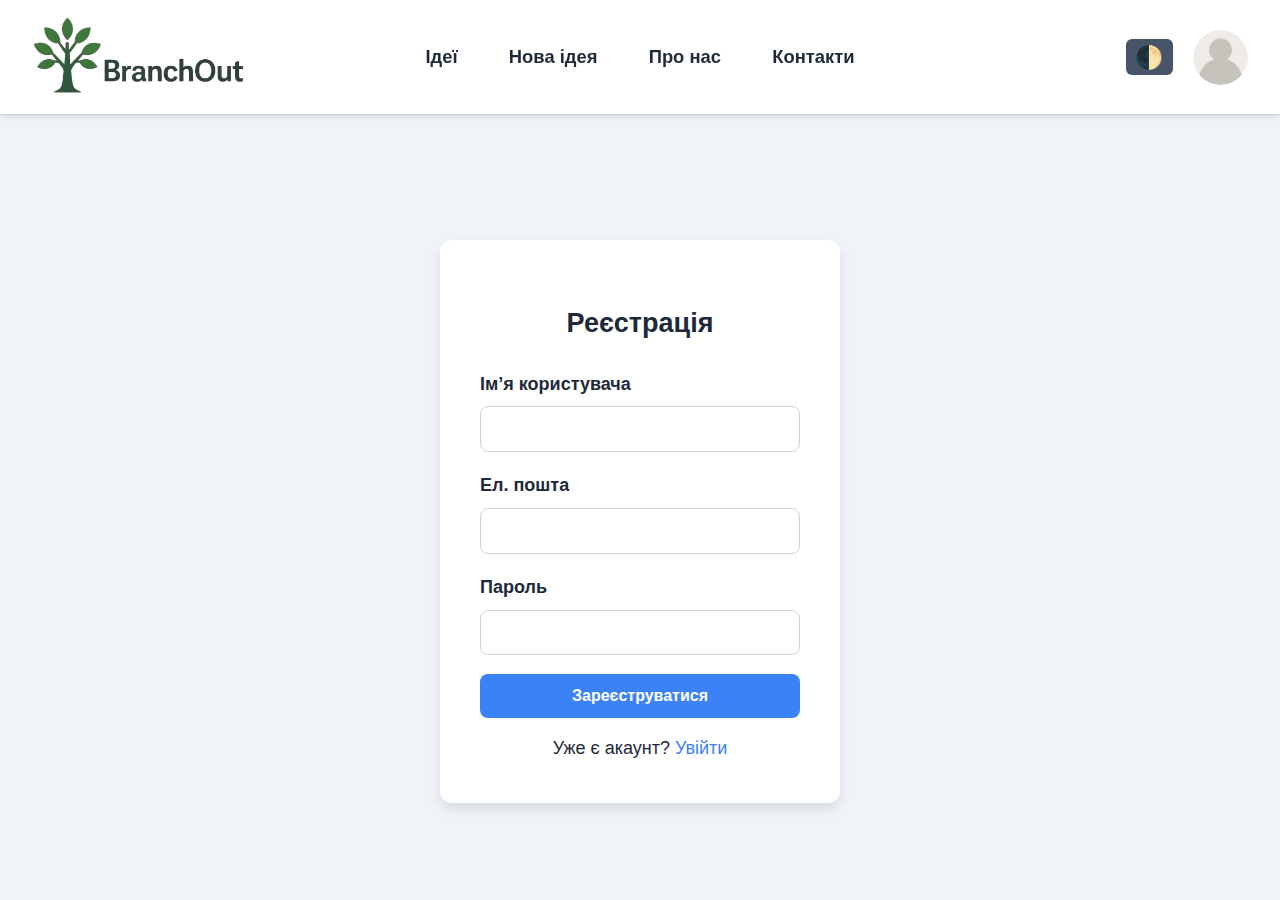
<file: register.html>
<!DOCTYPE html>
<html lang="uk">
<head>
  <meta charset="UTF-8" />
  <title>BranchOut - register</title>
  <meta name="viewport" content="width=device-width, initial-scale=1.0" />
  <link rel="stylesheet" href="./header.css" />
  <style>
    * {
      box-sizing: border-box;
    }

    body {
      font-family: 'Segoe UI', Tahoma, Geneva, Verdana, sans-serif;
      background: #f0f4f8;
      color: #1e293b;
      margin: 0;
      padding: 6rem 3rem 3rem 3rem;
      transition: background-color 0.5s ease, color 0.5s ease;
      font-size: 18px;
      /* збільшений базовий шрифт */
      line-height: 1.6;
    }

    body.dark {
      background: #0f172a;
      color: #f1f5f9;
    }

    /* Основна частина */
    .auth-box {
      background: #ffffff;
      max-width: 400px;
      margin: 9rem auto 3rem;
      padding: 2.5rem;
      border-radius: 12px;
      box-shadow: 0 6px 12px rgba(0, 0, 0, 0.1);
      transition: background-color 0.5s ease, color 0.5s ease;
    }

    body.dark .auth-box {
      background-color: #1e293b;
      color: #f1f5f9;
    }

    h2 {
      text-align: center;
      margin-bottom: 1.5rem;
    }

    label {
      display: block;
      margin-bottom: 0.5rem;
      font-weight: 600;
    }

    input {
      width: 100%;
      padding: 0.8rem;
      margin-bottom: 1.2rem;
      border-radius: 8px;
      border: 1.5px solid #cbd5e1;
      font-size: 1rem;
      transition: background-color 0.5s ease, color 0.5s ease;
    }

    body.dark input {
      background-color: #334155;
      color: #f1f5f9;
      border-color: #475569;
    }

    button[type="submit"] {
      width: 100%;
      background-color: #3b82f6;
      color: white;
      border: none;
      padding: 0.8rem;
      border-radius: 8px;
      font-size: 1rem;
      font-weight: 600;
      cursor: pointer;
      transition: background-color 0.3s ease;
    }

    button[type="submit"]:hover {
      background-color: #2563eb;
    }

    .link {
      text-align: center;
      margin-top: 1rem;
    }

    .link a {
      color: #3b82f6;
      text-decoration: none;
    }

    body.dark .link a {
      color: #60a5fa;
    }
  </style>
</head>
<body>

  <header>
    <div class="logo-container">
      <div class="min-div">
        <a href="index.html">
          <img src="img/IMG_3148-removebg-preview.png" alt="Логотип" />
        </a>
      </div>
      <nav class="nav-links">
        <a href="ideas.html">Ідеї</a>
        <a href="create.html">Нова ідея</a>
        <a href="about.html">Про нас</a>
        <a href="contacts.html">Контакти</a>
      </nav>
      <div class="min-div">
        <button class="theme-toggle" onclick="toggleTheme()" title="Змінити тему">🌓</button>
        <a href="./login.html" class="profile-icon" title="Профіль" aria-label="Профіль">
          <img src="img/user.png" alt="Профіль" />
        </a>
      </div>
      <div class="header__mobile-nav">
					<div class="burger">
						<figure></figure>
						<figure></figure>
						<figure></figure>
					</div>
				</div>
    </div>
  </header>

<!-- Мобільне меню -->
<div class="mobile-menu">
  <a href="ideas.html">Ідеї</a>
  <a href="create.html">Нова ідея</a>
  <a href="about.html">Про нас</a>
  <a href="contacts.html">Контакти</a>
  <div class="mobile-menu-controls">
    <!-- Прибрано кнопку зміни теми -->
    <a href="./login.html" class="profile-icon" title="Профіль" aria-label="Профіль">
      <img src="img/user.png" alt="Профіль" />
    </a>
  </div>
</div>


  <div class="auth-box">
    <h2>Реєстрація</h2>
    <form>
      <label for="username">Ім’я користувача</label>
      <input type="text" id="username" required />

      <label for="email">Ел. пошта</label>
      <input type="email" id="email" required />

      <label for="password">Пароль</label>
      <input type="password" id="password" required />

      <button type="submit">Зареєструватися</button>
    </form>
    <div class="link">
      Уже є акаунт? <a href="login.html">Увійти</a>
    </div>
  </div>

  <script>
    function toggleTheme() {
      document.body.classList.toggle("dark");
      localStorage.setItem("theme", document.body.classList.contains("dark") ? "dark" : "light");
    }

    window.onload = () => {
      const theme = localStorage.getItem("theme");
      if (theme === "dark") {
        document.body.classList.add("dark");
      }
    };

    const burger = document.querySelector('.header__mobile-nav');
const mobileMenu = document.querySelector('.mobile-menu');

burger.addEventListener('click', () => {
  burger.classList.toggle('active');
  mobileMenu.classList.toggle('active');
});
  </script>
</body>
</html>
</file>
<file: header.css>
* {
      box-sizing: border-box;
    }

    body {
      font-family: 'Segoe UI', Tahoma, Geneva, Verdana, sans-serif;
      background: #f0f4f8;
      color: #1e293b;
      margin: 0;
      padding: 6rem 3rem 3rem 3rem;
      transition: background-color 0.5s ease, color 0.5s ease;
      font-size: 18px;
      line-height: 1.6;
    }

    body.dark {
      background: #0f172a;
      color: #f1f5f9;
    }

    .logo-container {
      position: fixed;
      top: 0;
      left: 0;
      width: 100%;
      background: #fff;
      border-bottom: 1px solid #cbd5e1;
      padding: 1rem 2rem;
      box-shadow: 0 2px 5px rgba(0, 0, 0, 0.1);
      z-index: 1000;
      display: flex;
      align-items: center;
      transition: background-color 0.5s ease, border-color 0.5s ease, box-shadow 0.5s ease;
      gap: 2rem;

 
    }

    .logo-container .min-div {
      min-width: 220px;
      display: flex;
      justify-content: flex-end;
    }

    body.dark .logo-container {
      background: #0f172a;
      border-color: #475569;
      box-shadow: 0 2px 5px rgba(0, 0, 0, 0.6);
    }

    .logo-container img {
      max-width: 220px;
      height: auto;
      display: block;
    }

    .nav-links {
      display: flex;
      flex-wrap: wrap;
      gap: 2rem;
      margin: 0 auto;
      align-items: center;
      justify-content: center;
      font-size: 1.15rem;
    }

    .nav-links a {
      text-decoration: none;
      color: #1e293b;
      font-weight: 600;
      transition: color 0.3s ease;
      padding: 0.3rem 0.6rem;
      border-radius: 6px;
      user-select: none;
    }

    .nav-links a:hover {
      color: #3b82f6;
      background-color: #e0e7ff;
    }

    .activ {
      color: #3b82f6 !important;
      font-weight: 700 !important;
      text-decoration: underline !important;
    }

    body.dark .nav-links a {
      color: #f1f5f9;
    }

    body.dark .nav-links a:hover {
      color: #60a5fa;
      background-color: #1e40af33;
    }

    /* ====================== */

      .theme-toggle {
      top: 1.8rem;
      right: 1.5rem;
      z-index: 1100;
      background-color: #64748b;
      color: white;
      border: none;
      padding: 0.6rem 1.2rem;
      border-radius: 8px;
      cursor: pointer;
      font-size: 1rem; 
      transition: background-color 0.3s ease;
    }
    
    .theme-toggle {
      background-color: #475569 !important;
    }

    .theme-toggle {
      background: transparent;
      border: none;
      font-size: 1.4rem;
      cursor: pointer;
      padding: 0.3rem 0.6rem;
      border-radius: 6px;
      transition: background-color 0.3s ease;
      margin: auto 0 auto auto;
    }
    
    .theme-toggle:hover {
      background-color: #e0e7ff;
    }
    
    body.dark .theme-toggle:hover {
      background-color: #1e40af33;
    }

    /* ======================================= */

    .logo-container {
  position: fixed;
  top: 0;
  left: 0;
  width: 100%;
  background: #fff;
  border-bottom: 1px solid #cbd5e1;
  padding: 1rem 2rem;
  box-shadow: 0 2px 5px rgba(0, 0, 0, 0.1);
  z-index: 1000;
  display: flex;
  align-items: center;
  gap: 2rem;
}

.nav-wrapper {
  display: flex;
  flex: 1;
  justify-content: space-between;
  align-items: center;
}

.nav-center {
  position: absolute;
  left: 50%;
  transform: translateX(-50%);
}

.nav-links {
  display: flex;
  gap: 1.5rem;
  align-items: center;
}

.nav-right {
  display: flex;
  gap: 1.2rem;
  align-items: center;
}


.profile-icon img {
  display: flex;
  align-items: center;
  justify-content: center;
  width: 55px;
  height: 55px;
  border-radius: 50%;
  padding: 0;
  color: #1e293b;
  transition: background-color 0.3s ease, color 0.3s ease;
  cursor: pointer;
  margin-left: 20px;
}



body.dark .profile-icon {
  color: #f1f5f9;
}
    .nav-links {
      display: flex;
      flex-wrap: wrap;
      gap: 2rem;
      margin: 0 auto;
      align-items: center;
      justify-content: center;
      font-size: 1.15rem;
      /* більший шрифт меню */
    }

    .nav-links a {
      text-decoration: none;
      color: #1e293b;
      font-weight: 600;
      transition: color 0.3s ease;
      padding: 0.3rem 0.6rem;
      border-radius: 6px;
      user-select: none;
    }

    .nav-links a:hover {
      color: #3b82f6;
      background-color: #e0e7ff;
    }

    body.dark .nav-links a {
      color: #f1f5f9;
    }

    body.dark .nav-links a:hover {
      color: #60a5fa;
      background-color: #1e40af33;
    }

    /* ==================Burger================= */

    /* Сховати бургер на десктопах, показати на мобільних */
.header__mobile-nav {
  display: none;
  cursor: pointer;
}

.header__mobile-nav .burger {
  width: 25px;
  height: 20px;
  display: flex;
  flex-direction: column;
  justify-content: space-between;
}

.header__mobile-nav .burger figure {
  height: 3px;
  background-color: #1e293b;
  border-radius: 2px;
  margin: 0;
  transition: all 0.3s ease;
}
/* Збільшуємо бургер */
.header__mobile-nav .burger {
  width: 35px;
  height: 28px;
  display: flex;
  flex-direction: column;
  justify-content: space-between;
  cursor: pointer;
}

.header__mobile-nav .burger figure {
  height: 4px;
  background-color: #1e293b;
  border-radius: 3px;
  margin: 0;
  transition: all 0.3s ease;
}

body.dark .header__mobile-nav .burger figure {
  background-color: #f1f5f9;
}

/* Мобільне меню - зліва, 50% ширини екрану */
.mobile-menu {
  position: fixed;
  top: 0;
  left: 0;
  height: 100vh;
  width: 50vw;
  background: #fff;
  border-right: 1px solid #cbd5e1;
  box-shadow: 2px 0 8px rgba(0, 0, 0, 0.15);
  display: none;
  flex-direction: column;
  padding: 2rem 1.5rem;
  z-index: 1100;
  overflow-y: auto;
  font-size: 1.4rem;
  transition: transform 0.3s ease;
  transform: translateX(-100%);
}

body.dark .mobile-menu {
  background: #0f172a;
  border-color: #475569;
  box-shadow: 2px 0 8px rgba(0, 0, 0, 0.6);
}

/* Активне меню показуємо */
.mobile-menu.active {
  display: flex;
  transform: translateX(0);
}

/* Пункти меню */
.mobile-menu a {
  text-decoration: none;
  color: #1e293b;
  font-weight: 700;
  padding: 1rem 0;
  border-radius: 8px;
  user-select: none;
  transition: background-color 0.3s ease, color 0.3s ease;
}

.mobile-menu a:hover {
  color: #3b82f6;
  background-color: #e0e7ff;
}

body.dark .mobile-menu a {
  color: #f1f5f9;
}

body.dark .mobile-menu a:hover {
  color: #60a5fa;
  background-color: #1e40af33;
}

/* Анімація бургеру при відкритті */
.header__mobile-nav.active .burger figure:nth-child(1) {
  transform: rotate(45deg) translate(7px, 7px);
}

.header__mobile-nav.active .burger figure:nth-child(2) {
  opacity: 0;
}

.header__mobile-nav.active .burger figure:nth-child(3) {
  transform: rotate(-45deg) translate(7px, -7px);
}

/* Ховаємо основне меню на мобільних */
@media (max-width: 1024px) {
  .nav-links, .profile-icon {
    display: none;
  }
  .header__mobile-nav {
    display: flex;
    margin-left: auto;
  }
.logo-container .min-div{
  min-width: unset;
}
}

.mobile-menu {
  position: fixed;
  top: 0;
  left: 0;
  height: 100vh;
  width: 50vw;
  background: #fff;
  border-right: 1px solid #cbd5e1;
  box-shadow: 2px 0 8px rgba(0, 0, 0, 0.15);
  display: none;
  flex-direction: column;
  padding: 2rem 1.5rem;
  z-index: 1100;
  overflow-y: auto;
  font-size: 1.4rem;
  transition: transform 0.3s ease;
  transform: translateX(-100%);
  justify-content: center; /* Вертикальне центровання */
  align-items: center;    /* Горизонтальне центровання */
  gap: 2rem;
}

body.dark .mobile-menu {
  background: #0f172a;
  border-color: #475569;
  box-shadow: 2px 0 8px rgba(0, 0, 0, 0.6);
}

.mobile-menu a {
  text-decoration: none;
  color: #1e293b;
  font-weight: 700;
  padding: 1rem 0;
  border-radius: 8px;
  user-select: none;
  transition: background-color 0.3s ease, color 0.3s ease;
  width: 100%;
  text-align: center;
}

.mobile-menu a:hover {
  color: #3b82f6;
  background-color: #e0e7ff;
}

body.dark .mobile-menu a {
  color: #f1f5f9;
}

body.dark .mobile-menu a:hover {
  color: #60a5fa;
  background-color: #1e40af33;
}

.mobile-menu-controls {
  display: flex;
  justify-content: center; /* Центруємо по горизонталі */
  align-items: center;     /* Центруємо по вертикалі, якщо потрібно */
  width: 100%;
  margin-top: 2rem;
}

.mobile-menu-controls .profile-icon {
  display: flex;           /* Щоб внутрішній img міг центровано зайняти простір */
  justify-content: center;
  align-items: center;
  cursor: pointer;
}

.mobile-menu-controls .profile-icon img {
  width: 65px;
  height: 65px;
  border-radius: 50%;
  transition: box-shadow 0.3s ease;
}

.mobile-menu-controls .profile-icon img:hover {
  box-shadow: 0 0 10px #3b82f6;
}


/* Іконка профілю в мобільному меню */
.mobile-menu-controls .profile-icon img {
  width: 65px;
  height: 65px;
  border-radius: 50%;
  cursor: pointer;
  transition: box-shadow 0.3s ease;
}

.mobile-menu-controls .profile-icon img:hover {
  box-shadow: 0 0 10px #3b82f6;
}

/* Прибрав стилі для кнопки .theme-toggle у мобільному меню */
</file>
